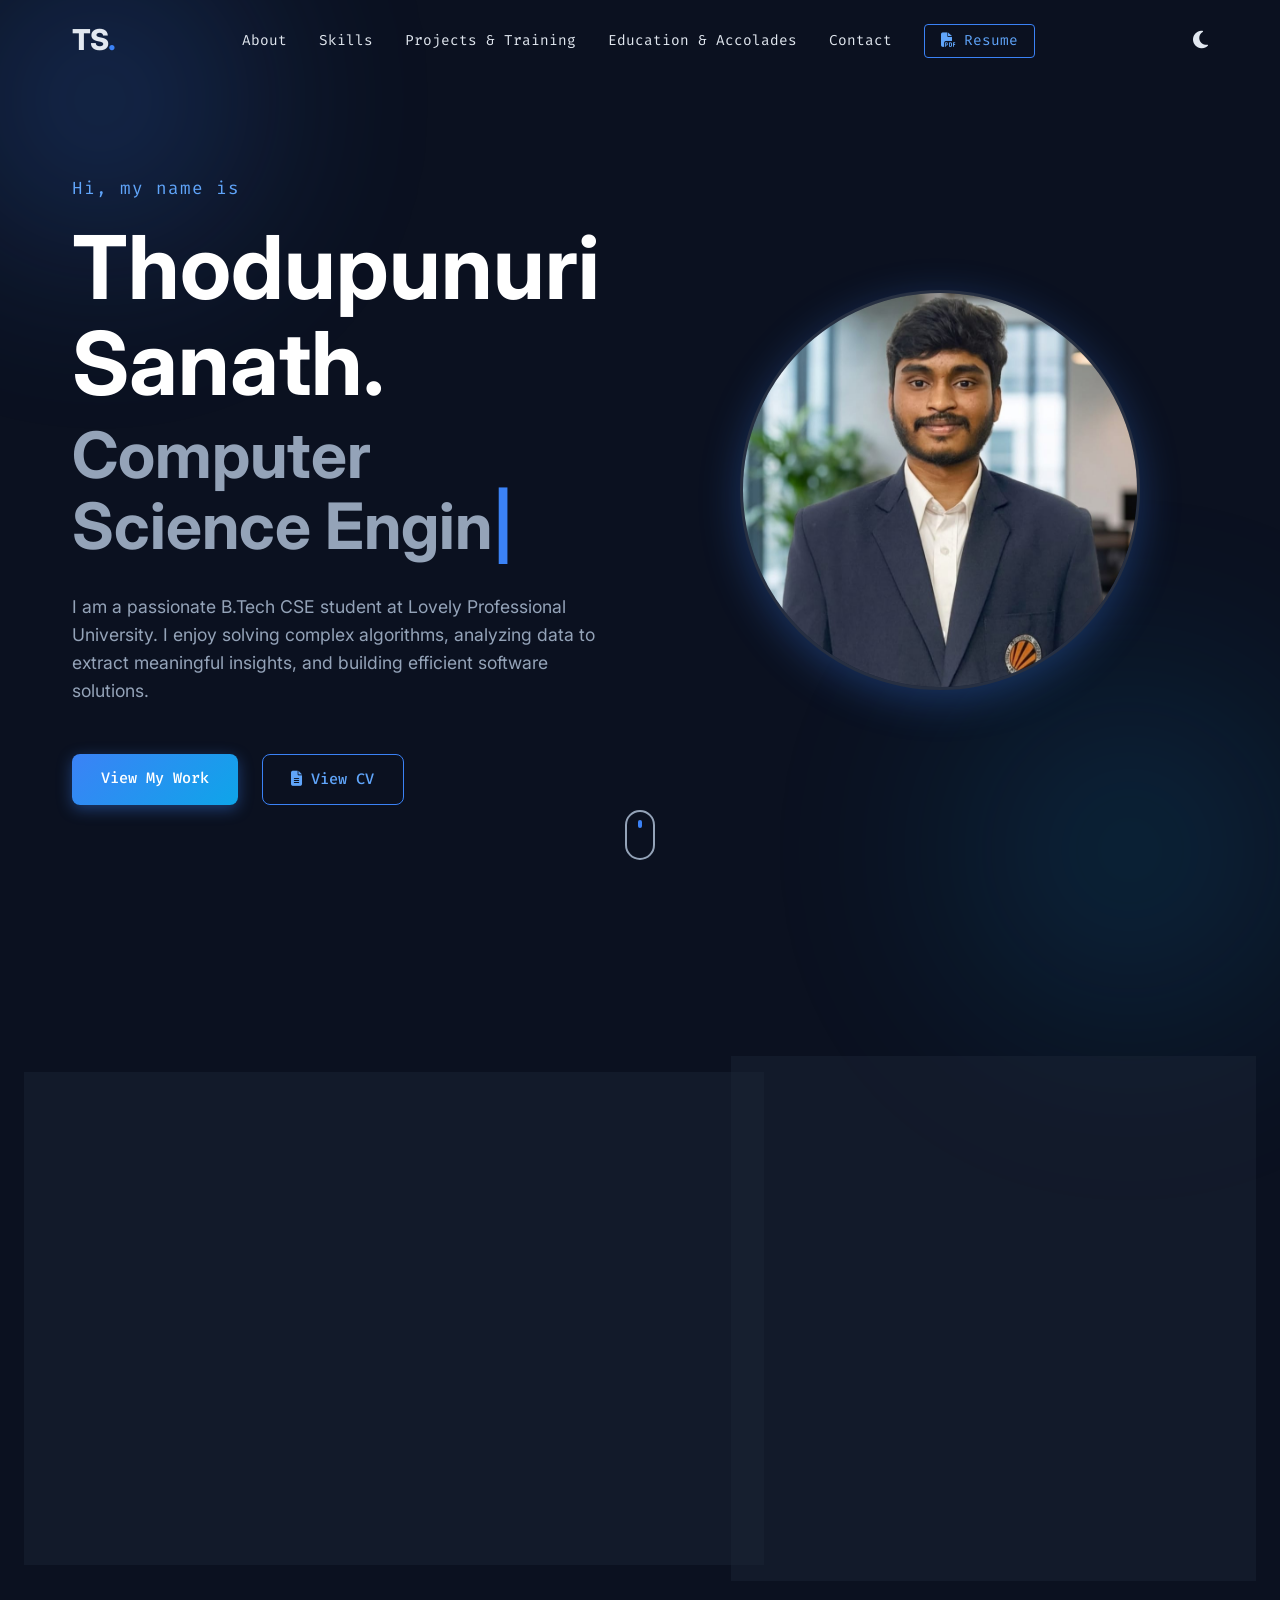
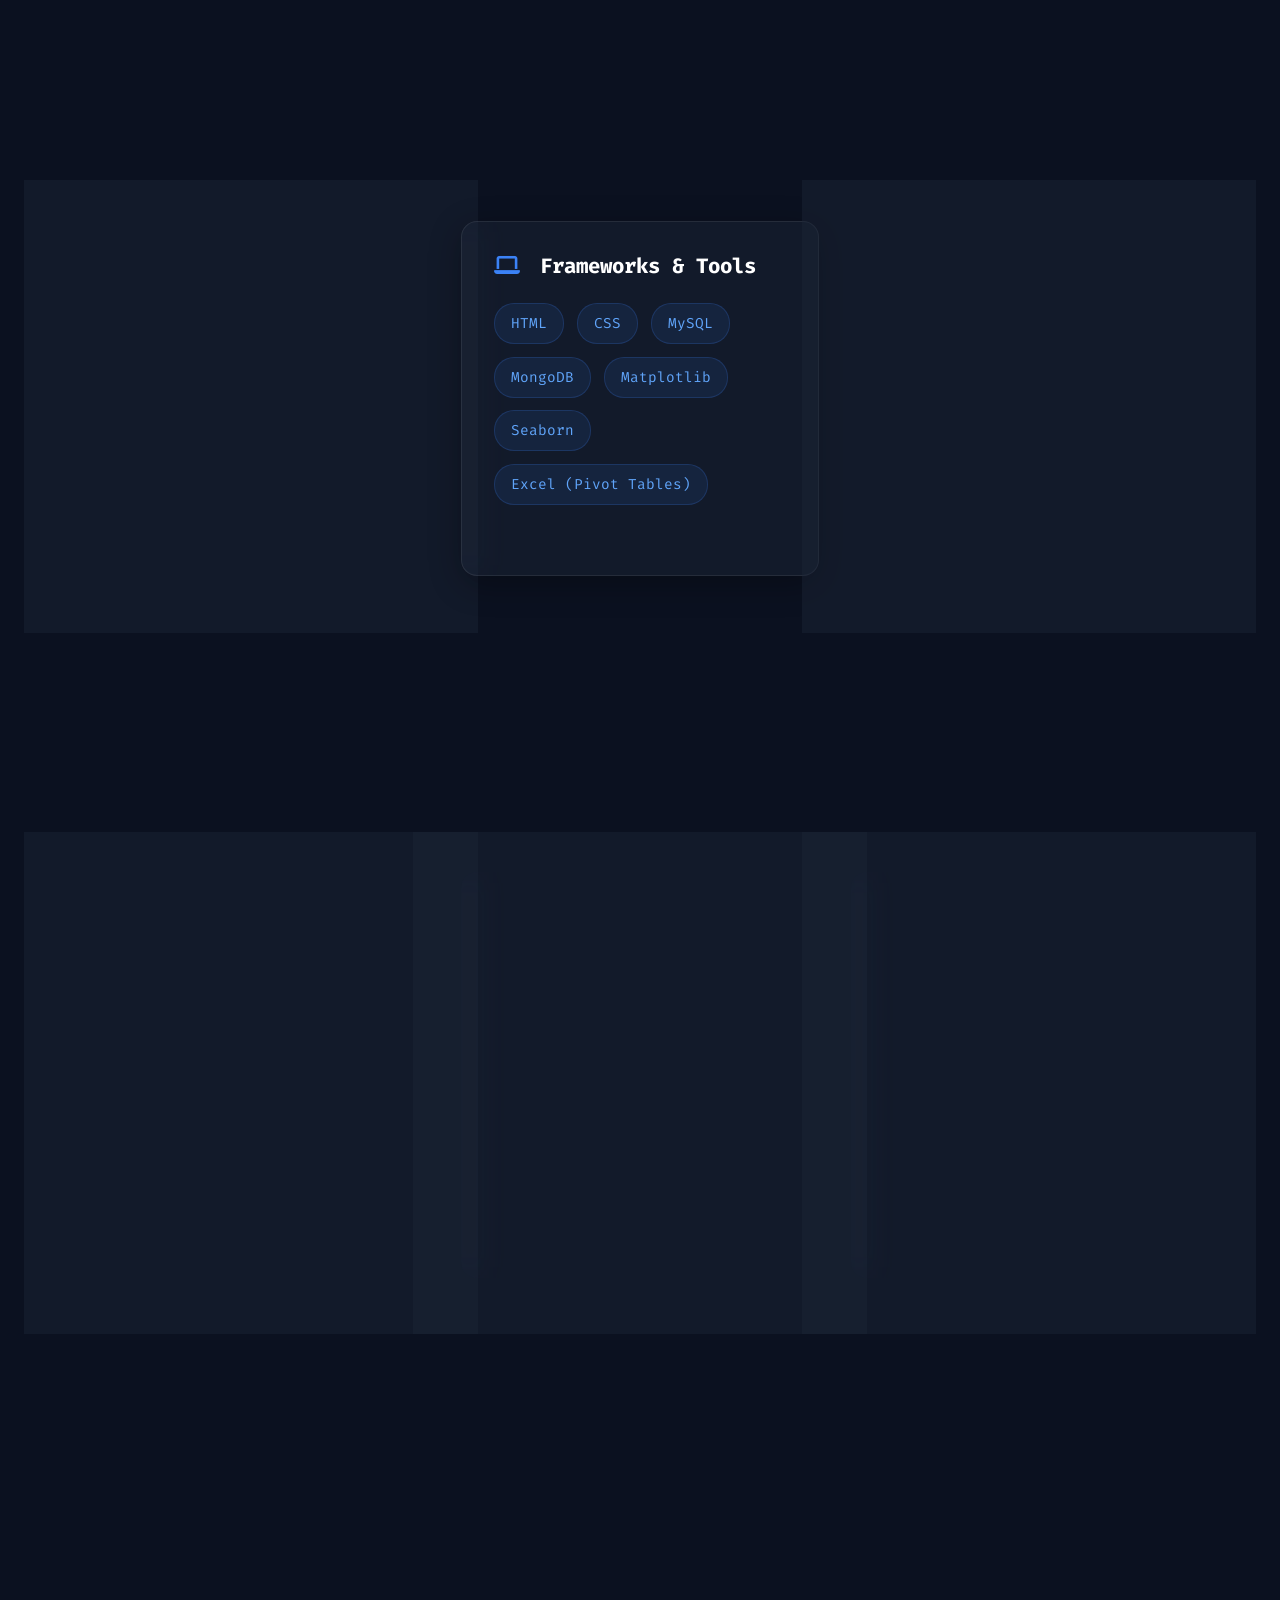
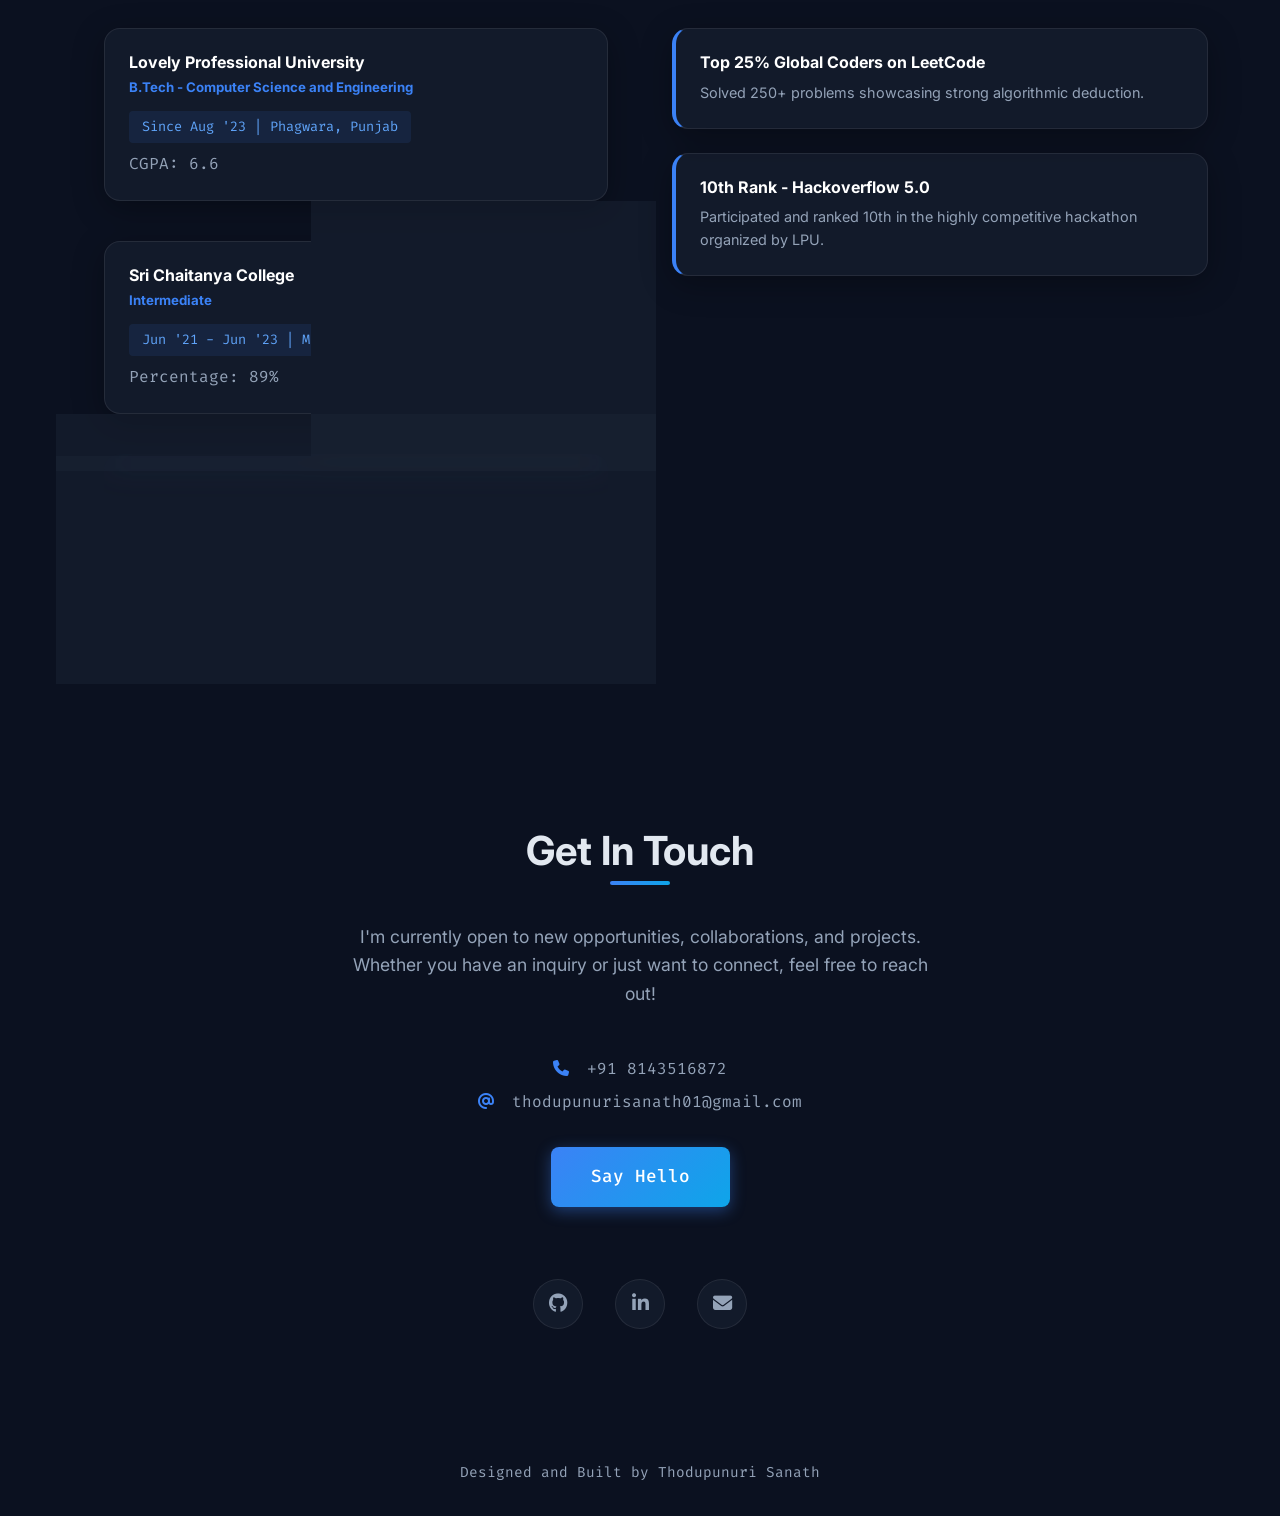
<file: index.html>
<!DOCTYPE html>
<html lang="en" class="scroll-smooth">

<head>
    <meta charset="UTF-8">
    <meta name="viewport" content="width=device-width, initial-scale=1.0">
    <meta name="description" content="Portfolio of Thodupunuri Sanath - Computer Science Engineering Student.">
    <title>Thodupunuri Sanath | Portfolio</title>
    <!-- Modern Typography: Inter -->
    <link rel="preconnect" href="https://fonts.googleapis.com">
    <link rel="preconnect" href="https://fonts.gstatic.com" crossorigin>
    <link
        href="https://fonts.googleapis.com/css2?family=Inter:wght@300;400;500;600;700;800&family=Fira+Code:wght@400;500&display=swap"
        rel="stylesheet">
    <!-- FontAwesome for Icons -->
    <link rel="stylesheet" href="https://cdnjs.cloudflare.com/ajax/libs/font-awesome/6.4.0/css/all.min.css">
    <link rel="stylesheet" href="style.css">
</head>

<body>
    <!-- Gradient Background Elements -->
    <div class="bg-gradient-orb orb-1"></div>
    <div class="bg-gradient-orb orb-2"></div>

    <!-- Navigation -->
    <nav id="navbar">
        <div class="container nav-container">
            <a href="#hero" class="logo">TS<span class="highlight">.</span></a>
            <ul class="nav-links">
                <li><a href="#about">About</a></li>
                <li><a href="#skills">Skills</a></li>
                <li><a href="#projects">Projects & Training</a></li>
                <li><a href="#education">Education & Accolades</a></li>
                <li><a href="#contact">Contact</a></li>
                <li><a href="resume.html" target="_blank" class="nav-cv-btn"><i class="fas fa-file-pdf"></i>
                        Resume</a></li>
            </ul>
            <div class="nav-actions" style="display: flex; align-items: center;">
                <div id="theme-toggle" class="theme-toggle" aria-label="Toggle Dark/Light Mode">
                    <i class="fas fa-moon"></i>
                </div>
                <div class="hamburger">
                    <i class="fas fa-bars"></i>
                </div>
            </div>
        </div>
    </nav>

    <!-- Hero Section -->
    <section id="hero" class="hero fade-in-section">
        <div class="container hero-content-wrapper">
            <div class="hero-text-content">
                <p class="greeting">Hi, my name is</p>
                <h1 class="name">Thodupunuri Sanath.</h1>
                <h2 class="title" id="typewriter">Computer Science Engineering Student</h2>
                <p class="hero-description">
                    I am a passionate B.Tech CSE student at Lovely Professional University. I enjoy solving complex
                    algorithms, analyzing data to extract meaningful insights, and building efficient software solutions.
                </p>
                <div class="hero-cta">
                    <a href="#projects" class="btn btn-primary">View My Work</a>
                    <a href="resume.html" target="_blank" class="btn btn-outline">
                        <i class="fas fa-file-alt"></i> View CV
                    </a>
                </div>
            </div>
            <div class="hero-image-wrapper">
                <img src="profile.jpg" alt="Profile Photo" class="hero-profile-img">
            </div>
        </div>
        <div class="scroll-indicator">
            <a href="#about">
                <div class="mouse">
                    <div class="wheel"></div>
                </div>
            </a>
        </div>
    </section>

    <!-- About Section -->
    <section id="about" class="about section fade-in-section">
        <div class="container">
            <h2 class="section-title">About Me</h2>
            <div class="about-grid">
                <div class="about-text glass-card">
                    <p>
                        Hello! I am a Computer Science Engineering student focused on building robust logic, solving
                        algorithmic problems, and discovering patterns in data. I have consistently ranked in the top
                        percentiles of coding platforms like LeetCode and love tackling practical computational
                        challenges.
                    </p>
                    <p>
                        My technical journey incorporates building scalable applications mapped across object-oriented
                        programming, data structures, and real-world data analytics. I am adaptable, a strong team
                        player, and excel at managing time efficiently across academics and practical projects.
                    </p>
                    <p>
                        Whether I am visualizing a dataset through Pandas and Excel or writing optimized code in C++, my
                        ultimate goal is to harness technology for efficient problem solving.
                    </p>
                </div>
                <div class="about-image-wrapper">
                    <div class="about-image glass-card"
                        style="padding: 2rem; display: flex; flex-direction: column; text-align: center; justify-content: center; gap: 1rem;">
                        <i class="fa-solid fa-laptop-code" style="font-size: 5rem; color: var(--primary);"></i>
                        <h3 style="font-family: var(--font-mono); font-size: 1.2rem; color: #fff;">Problem Solver</h3>
                        <p style="color: var(--text-muted); font-size: 0.9rem;">250+ LeetCode Problems<br>Top 25% Global
                            Coders</p>
                    </div>
                </div>
            </div>
        </div>
    </section>

    <!-- Skills Section -->
    <section id="skills" class="skills section fade-in-section">
        <div class="container">
            <h2 class="section-title">Technical Skills</h2>
            <div class="skills-grid">
                <!-- Languages -->
                <div class="skill-category glass-card">
                    <h3><i class="fas fa-code highlight-icon"></i> Languages</h3>
                    <div class="skill-tags">
                        <span class="tag">C++</span>
                        <span class="tag">Python</span>
                        <span class="tag">C</span>
                        <span class="tag">Java</span>
                    </div>
                    <ul class="skill-list" style="margin-top: 1.5rem;">
                        <li>
                            <span class="skill-name">C++ (STL, OOPS)</span>
                            <div class="skill-bar">
                                <div class="skill-progress" style="width: 90%;"></div>
                            </div>
                        </li>
                        <li>
                            <span class="skill-name">Python (Pandas, NumPy)</span>
                            <div class="skill-bar">
                                <div class="skill-progress" style="width: 85%;"></div>
                            </div>
                        </li>
                    </ul>
                </div>

                <!-- Web & Tools -->
                <div class="skill-category glass-card">
                    <h3><i class="fas fa-laptop highlight-icon"></i> Frameworks & Tools</h3>
                    <div class="skill-tags">
                        <span class="tag">HTML</span>
                        <span class="tag">CSS</span>
                        <span class="tag">MySQL</span>
                        <span class="tag">MongoDB</span>
                        <span class="tag">Matplotlib</span>
                        <span class="tag">Seaborn</span>
                        <span class="tag">Excel (Pivot Tables)</span>
                    </div>
                </div>

                <!-- Soft Skills -->
                <div class="skill-category glass-card">
                    <h3><i class="fas fa-users highlight-icon"></i> Soft Skills</h3>
                    <div class="skill-tags">
                        <span class="tag">Problem-Solving</span>
                        <span class="tag">Team Player</span>
                        <span class="tag">Time Management</span>
                        <span class="tag">Adaptability</span>
                    </div>
                </div>
            </div>
        </div>
    </section>

    <!-- Projects Section -->
    <section id="projects" class="projects section fade-in-section">
        <div class="container">
            <h2 class="section-title">Projects & Training</h2>
            <div class="projects-grid">

                <!-- Project 1 -->
                <div class="project-card glass-card">
                    <div class="project-content">
                        <div class="project-header">
                            <i class="far fa-chart-bar project-folder"></i>
                            <div class="project-links">
                                <a href="https://www.linkedin.com/posts/thodupunuri-sanath_datavisualization-commodityanalysis-datascience-activity-7318322315325227008-XM_D?utm_source=share&utm_medium=member_desktop&rcm=ACoAAEUcsIEB22AzoGZ6Ao_ZqMDMQ-JoBlMZMWk" aria-label="Link"><i class="fas fa-external-link-alt"></i></a>
                            </div>
                        </div>
                        <h3 class="project-title">Excel Dashboard Platform</h3>
                        <p class="project-description">
                            Built an interactive Excel dashboard to analyze commodity stock distribution across states,
                            districts, and categories. Visualized data dynamically using Slicers, Pivot Tables, and
                            Pivot Charts to enhance data-driven decision making.
                        </p>
                        <ul class="project-tech-list">
                            <li>Data Analysis</li>
                            <li>Excel</li>
                            <li>Pivot Charts</li>
                        </ul>
                    </div>
                </div>

                <!-- Project 2 -->
                <div class="project-card glass-card">
                    <div class="project-content">
                        <div class="project-header">
                            <i class="fas fa-motorcycle project-folder"></i>
                            <div class="project-links">
                                <a href="https://github.com/t-sanath/motorcycle-theft-python-project" aria-label="Link"><i class="fas fa-external-link-alt"></i></a>
                            </div>
                        </div>
                        <h3 class="project-title">Motorcycle Theft Analytics</h3>
                        <p class="project-description">
                            Conducted detailed analysis of motorcycle theft data to clean datasets and extract
                            meaningful insights. Revealed key patterns like peak theft hours, high-risk locations, and
                            anomaly spikes for targeted prevention actions.
                        </p>
                        <ul class="project-tech-list">
                            <li>Python</li>
                            <li>Pandas</li>
                            <li>Matplotlib</li>
                            <li>Seaborn</li>
                        </ul>
                    </div>
                </div>

                <!-- Project 3 / Training -->
                <div class="project-card glass-card">
                    <div class="project-content">
                        <div class="project-header">
                            <i class="fas fa-cogs project-folder"></i>
                            <div class="project-links">
                                <span
                                    style="font-family: var(--font-mono); font-size: 0.8rem; color: var(--primary);">CSE
                                    PATHASHALA</span>
                            </div>
                        </div>
                        <h3 class="project-title">C++ OOPS & DSA Training</h3>
                        <p class="project-description">
                            Developed optimized solutions for computational challenges in C++. Implemented linked lists,
                            trees, and graphs, focusing on algorithmic design and execution speed.
                        </p>
                        <ul class="project-tech-list">
                            <li>C++</li>
                            <li>STL</li>
                            <li>Algorithm Design</li>
                        </ul>
                    </div>
                </div>

            </div>
        </div>
    </section>

    <!-- Education Section -->
    <section id="education" class="education section fade-in-section">
        <div class="container">
            <h2 class="section-title">Education & Accolades</h2>
            <div class="education-grid">

                <div class="edu-column">
                    <h3 style="margin-bottom: 2rem; color: #fff; font-family: var(--font-mono);"><i
                            class="fas fa-graduation-cap highlight-icon"></i> Education</h3>
                    <div class="timeline">
                        <div class="timeline-item">
                            <div class="timeline-dot"></div>
                            <div class="timeline-content glass-card" style="padding: 1.5rem;">
                                <h4>Lovely Professional University</h4>
                                <h5 class="highlight">B.Tech - Computer Science and Engineering</h5>
                                <p class="timeline-date">Since Aug '23 | Phagwara, Punjab</p>
                                <p style="color: var(--text-muted); margin-top: 0.5rem; font-family: var(--font-mono);">
                                    CGPA: 6.6</p>
                            </div>
                        </div>
                        <div class="timeline-item">
                            <div class="timeline-dot"></div>
                            <div class="timeline-content glass-card" style="padding: 1.5rem;">
                                <h4>Sri Chaitanya College</h4>
                                <h5 class="highlight">Intermediate</h5>
                                <p class="timeline-date">Jun '21 - Jun '23 | Miyapur Hyderabad</p>
                                <p style="color: var(--text-muted); margin-top: 0.5rem; font-family: var(--font-mono);">
                                    Percentage: 89%</p>
                            </div>
                        </div>
                        <div class="timeline-item">
                            <div class="timeline-dot"></div>
                            <div class="timeline-content glass-card" style="padding: 1.5rem;">
                                <h4>Sri Sai Public School</h4>
                                <h5 class="highlight">Matriculation</h5>
                                <p class="timeline-date">Apr '21 | Patancheru, Hyderabad</p>
                                <p style="color: var(--text-muted); margin-top: 0.5rem; font-family: var(--font-mono);">
                                    Percentage: 70%</p>
                            </div>
                        </div>
                    </div>
                </div>

                <div class="edu-column">
                    <h3 style="margin-bottom: 2rem; color: #fff; font-family: var(--font-mono);"><i
                            class="fas fa-trophy highlight-icon"></i> Achievements & Certifications</h3>
                    <div class="achievements-list">
                        <div class="achievement-card glass-card" style="padding: 1.5rem; margin-bottom: 1.5rem;">
                            <h4 style="color: #fff; margin-bottom: 0.5rem;">Top 25% Global Coders on LeetCode</h4>
                            <p style="color: var(--text-muted); font-size: 0.9rem;">Solved 250+ problems showcasing
                                strong algorithmic deduction.</p>
                        </div>
                        <div class="achievement-card glass-card" style="padding: 1.5rem; margin-bottom: 1.5rem;">
                            <h4 style="color: #fff; margin-bottom: 0.5rem;">10th Rank - Hackoverflow 5.0</h4>
                            <p style="color: var(--text-muted); font-size: 0.9rem;">Participated and ranked 10th in the
                                highly competitive hackathon organized by LPU.</p>
                        </div>

                        <h4 style="margin: 2rem 0 1rem 0; color: var(--primary); font-family: var(--font-mono);">
                            Certifications</h4>
                        <ul
                            style="color: var(--text-muted); font-size: 0.95rem; list-style-type: none; padding-left: 0;">
                            <li style="margin-bottom: 1rem;">
                                <a href="https://drive.google.com/file/d/1HVHIggVheyub9jrOo0hluUNwmhvVhGTf/view?usp=sharing" target="_blank" style="color: inherit; text-decoration: none;" onmouseover="this.style.color='var(--primary)'" onmouseout="this.style.color='inherit'">
                                    <i class="fas fa-certificate" style="margin-right: 10px; color: var(--secondary);"></i> Mastering in C Language (CSE PATHASHALA)
                                </a>
                            </li>
                            <li>
                                <a href="https://drive.google.com/file/d/1kjLvL3tCIL8FxqFXmC9Vaisq6qxbFPPF/view?usp=sharing" target="_blank" style="color: inherit; text-decoration: none;" onmouseover="this.style.color='var(--primary)'" onmouseout="this.style.color='inherit'">
                                    <i class="fas fa-certificate" style="margin-right: 10px; color: var(--secondary);"></i> Digital Systems: From Logic Gates to Processors (Coursera)
                                </a>
                            </li>
                        </ul>
                    </div>
                </div>

            </div>
        </div>
    </section>

    <!-- Contact Section -->
    <section id="contact" class="contact section fade-in-section">
        <div class="container text-center">
            <h2 class="section-title center-title">Get In Touch</h2>
            <p class="contact-text">
                I'm currently open to new opportunities, collaborations, and projects.
                Whether you have an inquiry or just want to connect, feel free to reach out!
            </p>
            <div
                style="margin-bottom: 2rem; display: flex; flex-direction: column; gap: 0.5rem; color: var(--text-muted); font-family: var(--font-mono);">
                <p><i class="fas fa-phone highlight-icon"></i> +91 8143516872</p>
                <p><i class="fas fa-at highlight-icon"></i> thodupunurisanath01@gmail.com</p>
            </div>
            <a href="mailto:thodupunurisanath01@gmail.com" class="btn btn-primary contact-btn">Say Hello</a>

            <div class="social-links">
                <a href="https://github.com/t-sanath" target="_blank" aria-label="GitHub" class="social-icon"><i
                        class="fab fa-github"></i></a>
                <a href="https://www.linkedin.com/in/thodupunuri-sanath/" target="_blank" aria-label="LinkedIn"
                    class="social-icon"><i class="fab fa-linkedin-in"></i></a>
                <a href="mailto:thodupunurisanath01@gmail.com" aria-label="Email" class="social-icon"><i
                        class="fas fa-envelope"></i></a>
            </div>
        </div>
    </section>

    <!-- Footer -->
    <footer>
        <div class="container">
            <p>Designed and Built by Thodupunuri Sanath</p>
        </div>
    </footer>

    <script src="script.js"></script>
</body>

</html>
</file>
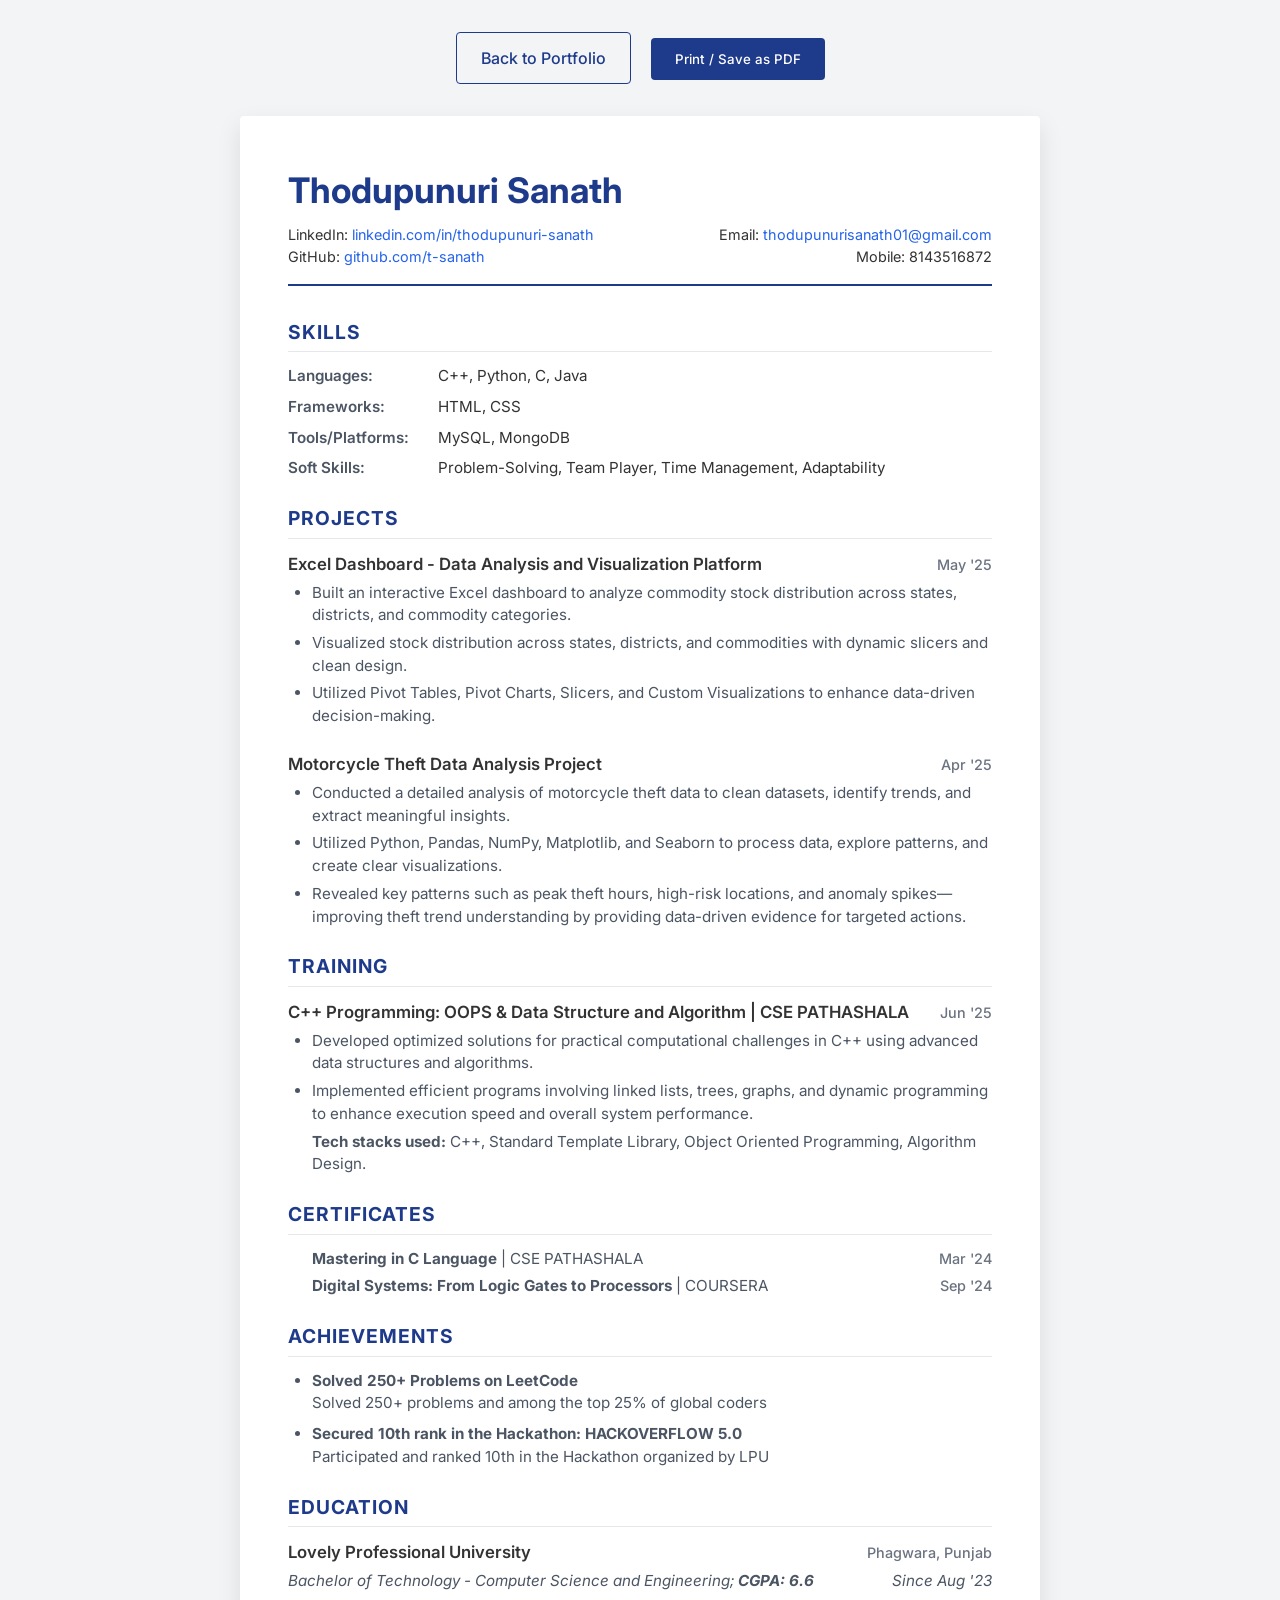
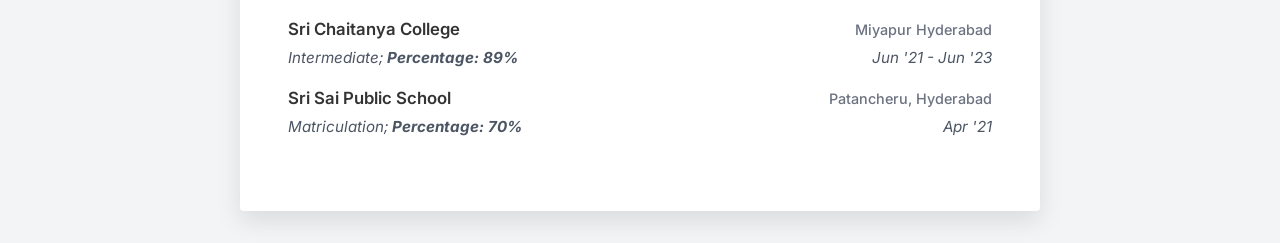
<file: resume.html>
<!DOCTYPE html>
<html lang="en">

<head>
    <meta charset="UTF-8">
    <meta name="viewport" content="width=device-width, initial-scale=1.0">
    <title>Thodupunuri Sanath | Resume</title>
    <!-- Modern Typography: Inter -->
    <link href="https://fonts.googleapis.com/css2?family=Inter:wght@300;400;500;600;700&display=swap" rel="stylesheet">
    <style>
        /* A4 Print friendly styles */
        :root {
            --cv-bg: #ffffff;
            --cv-text: #333333;
            --cv-heading: #1e3a8a;
            /* Dark Blue */
            --cv-divider: #e5e7eb;
        }

        * {
            margin: 0;
            padding: 0;
            box-sizing: border-box;
        }

        body {
            font-family: 'Inter', sans-serif;
            background-color: #f3f4f6;
            /* light gray outer bg */
            color: var(--cv-text);
            line-height: 1.5;
            padding: 2rem;
        }

        .cv-container {
            max-width: 800px;
            margin: 0 auto;
            background: var(--cv-bg);
            padding: 3rem;
            box-shadow: 0 10px 25px rgba(0, 0, 0, 0.1);
            border-radius: 4px;
        }

        header {
            margin-bottom: 2rem;
            border-bottom: 2px solid var(--cv-heading);
            padding-bottom: 1rem;
        }

        h1 {
            color: var(--cv-heading);
            font-size: 2.2rem;
            margin-bottom: 0.5rem;
        }

        .contact-info {
            display: flex;
            flex-wrap: wrap;
            gap: 1rem;
            font-size: 0.9rem;
            justify-content: space-between;
        }

        .contact-info a {
            color: #2563eb;
            text-decoration: none;
        }

        .section-title {
            color: var(--cv-heading);
            font-size: 1.2rem;
            text-transform: uppercase;
            letter-spacing: 1px;
            margin-bottom: 0.8rem;
            margin-top: 1.5rem;
            border-bottom: 1px solid var(--cv-divider);
            padding-bottom: 0.3rem;
        }

        ul {
            list-style-type: none;
        }

        /* Skills */
        .skills-grid {
            display: grid;
            grid-template-columns: 150px 1fr;
            margin-bottom: 0.5rem;
            font-size: 0.95rem;
        }

        .skill-label {
            font-weight: 600;
            color: #4b5563;
        }

        /* Experience & Projects */
        .item-header {
            display: flex;
            justify-content: space-between;
            align-items: baseline;
            margin-bottom: 0.3rem;
        }

        .item-title {
            font-weight: 600;
            font-size: 1.05rem;
        }

        .item-date {
            font-size: 0.9rem;
            color: #6b7280;
            font-weight: 500;
        }

        .item-subtitle {
            color: #4b5563;
            font-style: italic;
            font-size: 0.95rem;
            margin-bottom: 0.5rem;
        }

        .bullets {
            list-style-type: disc;
            padding-left: 1.5rem;
            font-size: 0.95rem;
            color: #4b5563;
        }

        .bullets li {
            margin-bottom: 0.3rem;
        }

        .mb-4 {
            margin-bottom: 1.5rem;
        }

        /* Action Buttons for web view */
        .page-actions {
            text-align: center;
            margin-bottom: 2rem;
        }

        .btn {
            display: inline-block;
            padding: 0.8rem 1.5rem;
            background: var(--cv-heading);
            color: #fff;
            text-decoration: none;
            border-radius: 4px;
            font-weight: 500;
            margin: 0 0.5rem;
            cursor: pointer;
            border: none;
            font-family: inherit;
        }

        .btn:hover {
            background: #152c6b;
        }

        .btn-outline {
            background: transparent;
            color: var(--cv-heading);
            border: 1px solid var(--cv-heading);
        }

        .btn-outline:hover {
            background: #f3f4f6;
        }

        @media print {
            body {
                background: #fff;
                padding: 0;
            }

            .cv-container {
                box-shadow: none;
                padding: 0;
                max-width: 100%;
                border-radius: 0;
            }

            .page-actions {
                display: none;
            }
        }
    </style>
</head>

<body>

    <div class="page-actions">
        <a href="index.html" class="btn btn-outline">Back to Portfolio</a>
        <button onclick="window.print()" class="btn">Print / Save as PDF</button>
    </div>

    <div class="cv-container">
        <header>
            <h1>Thodupunuri Sanath</h1>
            <div class="contact-info">
                <div>
                    <span>LinkedIn: </span><a
                        href="https://www.linkedin.com/in/thodupunuri-sanath/">linkedin.com/in/thodupunuri-sanath</a><br>
                    <span>GitHub: </span><a href="https://github.com/t-sanath">github.com/t-sanath</a>
                </div>
                <div style="text-align: right;">
                    <span>Email: </span><a
                        href="mailto:thodupunurisanath01@gmail.com">thodupunurisanath01@gmail.com</a><br>
                    <span>Mobile: </span>8143516872
                </div>
            </div>
        </header>

        <section>
            <h2 class="section-title">Skills</h2>
            <div class="skills-grid">
                <div class="skill-label">Languages:</div>
                <div>C++, Python, C, Java</div>
            </div>
            <div class="skills-grid">
                <div class="skill-label">Frameworks:</div>
                <div>HTML, CSS</div>
            </div>
            <div class="skills-grid">
                <div class="skill-label">Tools/Platforms:</div>
                <div>MySQL, MongoDB</div>
            </div>
            <div class="skills-grid">
                <div class="skill-label">Soft Skills:</div>
                <div>Problem-Solving, Team Player, Time Management, Adaptability</div>
            </div>
        </section>

        <section>
            <h2 class="section-title">Projects</h2>

            <div class="mb-4">
                <div class="item-header">
                    <div class="item-title">Excel Dashboard - Data Analysis and Visualization Platform</div>
                    <div class="item-date">May '25</div>
                </div>
                <ul class="bullets">
                    <li>Built an interactive Excel dashboard to analyze commodity stock distribution across states,
                        districts, and commodity categories.</li>
                    <li>Visualized stock distribution across states, districts, and commodities with dynamic slicers and
                        clean design.</li>
                    <li>Utilized Pivot Tables, Pivot Charts, Slicers, and Custom Visualizations to enhance data-driven
                        decision-making.</li>
                </ul>
            </div>

            <div class="mb-4">
                <div class="item-header">
                    <div class="item-title">Motorcycle Theft Data Analysis Project</div>
                    <div class="item-date">Apr '25</div>
                </div>
                <ul class="bullets">
                    <li>Conducted a detailed analysis of motorcycle theft data to clean datasets, identify trends, and
                        extract meaningful insights.</li>
                    <li>Utilized Python, Pandas, NumPy, Matplotlib, and Seaborn to process data, explore patterns, and
                        create clear visualizations.</li>
                    <li>Revealed key patterns such as peak theft hours, high-risk locations, and anomaly
                        spikes—improving theft trend understanding by providing data-driven evidence for targeted
                        actions.</li>
                </ul>
            </div>
        </section>

        <section>
            <h2 class="section-title">Training</h2>
            <div class="mb-4">
                <div class="item-header">
                    <div class="item-title">C++ Programming: OOPS & Data Structure and Algorithm | CSE PATHASHALA</div>
                    <div class="item-date">Jun '25</div>
                </div>
                <ul class="bullets">
                    <li>Developed optimized solutions for practical computational challenges in C++ using advanced data
                        structures and algorithms.</li>
                    <li>Implemented efficient programs involving linked lists, trees, graphs, and dynamic programming to
                        enhance execution speed and overall system performance.</li>
                    <li style="list-style: none; margin-top: 5px;"><strong>Tech stacks used:</strong> C++, Standard
                        Template Library, Object Oriented Programming, Algorithm Design.</li>
                </ul>
            </div>
        </section>

        <section>
            <h2 class="section-title">Certificates</h2>
            <ul class="bullets">
                <li style="display: flex; justify-content: space-between; margin-bottom: 5px;">
                    <span><strong>Mastering in C Language</strong> | CSE PATHASHALA</span>
                    <span class="item-date">Mar '24</span>
                </li>
                <li style="display: flex; justify-content: space-between;">
                    <span><strong>Digital Systems: From Logic Gates to Processors</strong> | COURSERA</span>
                    <span class="item-date">Sep '24</span>
                </li>
            </ul>
        </section>

        <section>
            <h2 class="section-title">Achievements</h2>
            <ul class="bullets">
                <li style="margin-bottom: 8px;">
                    <strong>Solved 250+ Problems on LeetCode</strong><br>
                    Solved 250+ problems and among the top 25% of global coders
                </li>
                <li>
                    <strong>Secured 10th rank in the Hackathon: HACKOVERFLOW 5.0</strong><br>
                    Participated and ranked 10th in the Hackathon organized by LPU
                </li>
            </ul>
        </section>

        <section>
            <h2 class="section-title">Education</h2>
            <div class="mb-4">
                <div class="item-header">
                    <div class="item-title">Lovely Professional University</div>
                    <div class="item-date">Phagwara, Punjab</div>
                </div>
                <div class="item-subtitle" style="display: flex; justify-content: space-between;">
                    <span>Bachelor of Technology - Computer Science and Engineering; <strong>CGPA: 6.6</strong></span>
                    <span>Since Aug '23</span>
                </div>
            </div>

            <div class="mb-4" style="margin-bottom: 1rem;">
                <div class="item-header">
                    <div class="item-title">Sri Chaitanya College</div>
                    <div class="item-date">Miyapur Hyderabad</div>
                </div>
                <div class="item-subtitle" style="display: flex; justify-content: space-between;">
                    <span>Intermediate; <strong>Percentage: 89%</strong></span>
                    <span>Jun '21 - Jun '23</span>
                </div>
            </div>

            <div class="mb-4">
                <div class="item-header">
                    <div class="item-title">Sri Sai Public School</div>
                    <div class="item-date">Patancheru, Hyderabad</div>
                </div>
                <div class="item-subtitle" style="display: flex; justify-content: space-between;">
                    <span>Matriculation; <strong>Percentage: 70%</strong></span>
                    <span>Apr '21</span>
                </div>
            </div>
        </section>
    </div>
</body>

</html>
</file>
<file: style.css>
/* ==========================================================================
   CSS Variables & Theming
   ========================================================================== */
:root {
    /* Color Palette */
    --bg-color: #0b1120;
    /* Deep dark blue */
    --bg-color-light: #151e32;
    --text-main: #e2e8f0;
    /* Soft white */
    --text-muted: #94a3b8;

    /* Highlights - Vibrant Blue */
    --primary: #3b82f6;
    --primary-light: #60a5fa;
    --primary-glow: rgba(59, 130, 246, 0.4);
    --secondary: #0ea5e9;

    /* Glassmorphism */
    --glass-bg: rgba(30, 41, 59, 0.4);
    --glass-border: rgba(255, 255, 255, 0.08);
    --glass-shadow: 0 8px 32px 0 rgba(0, 0, 0, 0.3);

    /* Typography */
    --font-sans: 'Inter', -apple-system, BlinkMacSystemFont, "Segoe UI", Roboto, Helvetica, Arial, sans-serif;
    --font-mono: 'Fira Code', Consolas, Monaco, monospace;

    /* Transitions */
    --transition-fast: 0.2s ease-in-out;
    --transition-normal: 0.3s cubic-bezier(0.4, 0, 0.2, 1);
    --transition-slow: 0.5s cubic-bezier(0.4, 0, 0.2, 1);
}

/* Light Mode Variables Override */
body.light-mode {
    --bg-color: #f8fafc;
    /* Light off-white */
    --bg-color-light: #ffffff;
    --text-main: #0f172a;
    /* Dark text */
    --text-muted: #475569;

    --primary: #2563eb;
    --primary-light: #3b82f6;
    --primary-glow: rgba(37, 99, 235, 0.2);
    --secondary: #0284c7;

    --glass-bg: rgba(255, 255, 255, 0.7);
    --glass-border: rgba(0, 0, 0, 0.08);
    --glass-shadow: 0 8px 32px 0 rgba(0, 0, 0, 0.1);
}

.theme-toggle {
    margin-left: 2rem;
    font-size: 1.25rem;
    cursor: pointer;
    color: var(--text-main);
    transition: var(--transition-fast);
}

.theme-toggle:hover {
    color: var(--primary);
    transform: rotate(-15deg);
}

body.light-mode h1,
body.light-mode h2,
body.light-mode h3,
body.light-mode h4,
body.light-mode .name,
body.light-mode .project-title,
body.light-mode .skill-category h3 {
    color: var(--text-main) !important;
}

/* ==========================================================================
   Reset & Base Styles
   ========================================================================== */
* {
    margin: 0;
    padding: 0;
    box-sizing: border-box;
}

html {
    scroll-behavior: smooth;
    font-size: 16px;
}

body {
    font-family: var(--font-sans);
    background-color: var(--bg-color);
    color: var(--text-main);
    line-height: 1.6;
    overflow-x: hidden;
    position: relative;
}

::selection {
    background-color: var(--primary-glow);
    color: var(--text-main);
}

a {
    color: var(--text-main);
    text-decoration: none;
    transition: var(--transition-normal);
}

ul {
    list-style: none;
}

.container {
    max-width: 1200px;
    margin: 0 auto;
    padding: 0 2rem;
}

.section {
    padding: 100px 0;
}

/* ==========================================================================
   Dynamic Background Effects (Gradients)
   ========================================================================== */
.bg-gradient-orb {
    position: fixed;
    border-radius: 50%;
    filter: blur(100px);
    z-index: -1;
    animation: float 20s infinite alternate;
    opacity: 0.4;
}

.orb-1 {
    width: 400px;
    height: 400px;
    background: radial-gradient(circle, var(--primary) 0%, transparent 70%);
    top: -100px;
    left: -100px;
}

.orb-2 {
    width: 500px;
    height: 500px;
    background: radial-gradient(circle, var(--secondary) 0%, transparent 70%);
    bottom: -200px;
    right: -100px;
    animation-delay: -5s;
    opacity: 0.2;
}

@keyframes float {
    0% {
        transform: translate(0, 0) scale(1);
    }

    50% {
        transform: translate(50px, 50px) scale(1.1);
    }

    100% {
        transform: translate(-50px, 100px) scale(0.9);
    }
}

/* ==========================================================================
   Typography & Utilities
   ========================================================================== */
h1,
h2,
h3,
h4 {
    font-weight: 700;
    line-height: 1.2;
    color: var(--text-main);
}

.highlight {
    color: var(--primary);
}

.highlight-icon {
    color: var(--primary);
    margin-right: 0.5rem;
}

.section-title {
    font-size: 2.5rem;
    margin-bottom: 3rem;
    position: relative;
    display: inline-block;
}

.section-title::after {
    content: '';
    position: absolute;
    bottom: -10px;
    left: 0;
    width: 60px;
    height: 4px;
    background: linear-gradient(90deg, var(--primary), var(--secondary));
    border-radius: 2px;
}

.center-title {
    display: flex;
    flex-direction: column;
    align-items: center;
}

.center-title::after {
    left: 50%;
    transform: translateX(-50%);
}

.text-center {
    text-align: center;
}

.glass-card {
    background: var(--glass-bg);
    backdrop-filter: blur(16px);
    -webkit-backdrop-filter: blur(16px);
    border: 1px solid var(--glass-border);
    border-radius: 16px;
    box-shadow: var(--glass-shadow);
    padding: 2rem;
    transition: var(--transition-normal);
}

.glass-card:hover {
    transform: translateY(-5px);
    border-color: rgba(59, 130, 246, 0.3);
    box-shadow: 0 10px 40px 0 rgba(0, 0, 0, 0.4);
}

.inline-code {
    font-family: var(--font-mono);
    background: var(--bg-color-light);
    color: var(--primary-light);
    padding: 0.2rem 0.4rem;
    border-radius: 4px;
    font-size: 0.9em;
}

/* ==========================================================================
   Buttons
   ========================================================================== */
.btn {
    display: inline-block;
    padding: 0.8rem 1.8rem;
    border-radius: 8px;
    font-weight: 500;
    font-family: var(--font-mono);
    font-size: 0.95rem;
    cursor: pointer;
    transition: var(--transition-normal);
    position: relative;
    overflow: hidden;
    z-index: 1;
}

.btn-primary {
    background: linear-gradient(135deg, var(--primary), var(--secondary));
    color: white;
    border: none;
    box-shadow: 0 4px 15px var(--primary-glow);
}

.btn-primary::before {
    content: '';
    position: absolute;
    top: 0;
    left: 0;
    width: 100%;
    height: 100%;
    background: linear-gradient(135deg, var(--secondary), var(--primary));
    z-index: -1;
    transition: opacity var(--transition-normal);
    opacity: 0;
}

.btn-primary:hover::before {
    opacity: 1;
}

.btn-primary:hover {
    transform: translateY(-2px);
    box-shadow: 0 6px 20px rgba(59, 130, 246, 0.6);
}

.btn-outline {
    background: transparent;
    color: var(--primary-light);
    border: 1px solid var(--primary);
}

.btn-outline:hover {
    background: rgba(59, 130, 246, 0.1);
    transform: translateY(-2px);
}

/* ==========================================================================
   Navigation
   ========================================================================== */
nav {
    position: fixed;
    top: 0;
    left: 0;
    width: 100%;
    height: 80px;
    z-index: 100;
    transition: var(--transition-normal);
}

nav.scrolled {
    background: rgba(11, 17, 32, 0.85);
    backdrop-filter: blur(10px);
    -webkit-backdrop-filter: blur(10px);
    box-shadow: 0 4px 30px rgba(0, 0, 0, 0.5);
    border-bottom: 1px solid var(--glass-border);
}

.nav-container {
    display: flex;
    justify-content: space-between;
    align-items: center;
    height: 100%;
}

.logo {
    font-size: 1.8rem;
    font-weight: 800;
    letter-spacing: -1px;
}

.nav-links {
    display: flex;
    gap: 2rem;
}

.nav-links a {
    font-family: var(--font-mono);
    font-size: 0.9rem;
    position: relative;
}

.nav-links a::after {
    content: '';
    position: absolute;
    bottom: -5px;
    left: 0;
    width: 0%;
    height: 2px;
    background: var(--primary);
    transition: var(--transition-normal);
}

.nav-links a:hover {
    color: var(--primary-light);
}

.nav-links a:hover::after {
    width: 100%;
}

.nav-cv-btn {
    border: 1px solid var(--primary);
    padding: 0.4rem 1rem;
    border-radius: 4px;
    color: var(--primary-light) !important;
    transition: var(--transition-normal);
}

.nav-cv-btn::after {
    display: none;
    /* remove underline effect for button */
}

.nav-cv-btn:hover {
    background: rgba(59, 130, 246, 0.1);
    transform: translateY(-2px);
}

.hamburger {
    display: none;
    font-size: 1.5rem;
    cursor: pointer;
    color: var(--primary);
}

/* ==========================================================================
   Hero Section
   ========================================================================== */
.hero {
    min-height: 100vh;
    display: flex;
    align-items: center;
    position: relative;
    padding-top: 80px;
    /* Offset for nav */
}

.hero-content-wrapper {
    display: flex;
    align-items: center;
    justify-content: space-between;
    gap: 4rem;
    width: 100%;
}

.hero-text-content {
    flex: 1;
}

.hero-image-wrapper {
    flex: 1;
    display: flex;
    justify-content: center;
    align-items: center;
    position: relative;
}

.hero-profile-img {
    width: 100%;
    max-width: 400px;
    border-radius: 50%;
    aspect-ratio: 1;
    object-fit: cover;
    box-shadow: 0 10px 40px rgba(59, 130, 246, 0.3);
    border: 3px solid var(--glass-border);
    transition: var(--transition-normal);
    position: relative;
    z-index: 2;
    background: var(--bg-color-light); /* in case image is transparent */
}

.hero-profile-img:hover {
    transform: translateY(-10px);
    box-shadow: 0 15px 50px rgba(59, 130, 246, 0.5), 0 0 20px var(--primary);
    border-color: var(--primary);
}

.greeting {
    font-family: var(--font-mono);
    color: var(--primary-light);
    font-size: 1.1rem;
    margin-bottom: 1rem;
    letter-spacing: 1px;
}

.name {
    font-size: clamp(3rem, 8vw, 5.5rem);
    margin-bottom: 0.5rem;
    color: #ffffff;
    line-height: 1.1;
}

.title {
    font-size: clamp(2rem, 5vw, 4rem);
    color: var(--text-muted);
    margin-bottom: 2rem;
    line-height: 1.1;
    min-height: 1.2em;
    /* Prevents layout shift during typing */
}

/* Typing Effect cursor */
.title::after {
    content: '|';
    color: var(--primary);
    animation: blink 1s step-end infinite;
}

@keyframes blink {
    50% {
        opacity: 0;
    }
}

.hero-description {
    max-width: 600px;
    font-size: 1.1rem;
    margin-bottom: 3rem;
    color: var(--text-muted);
}

.hero-cta {
    display: flex;
    gap: 1.5rem;
}

/* Scroll indicator */
.scroll-indicator {
    position: absolute;
    bottom: 40px;
    left: 50%;
    transform: translateX(-50%);
    animation: bounce 2s infinite;
}

.mouse {
    width: 30px;
    height: 50px;
    border: 2px solid var(--text-muted);
    border-radius: 15px;
    position: relative;
}

.wheel {
    width: 4px;
    height: 8px;
    background: var(--primary);
    border-radius: 2px;
    position: absolute;
    top: 8px;
    left: 50%;
    transform: translateX(-50%);
    animation: scroll 1.5s infinite;
}

@keyframes scroll {
    0% {
        top: 8px;
        opacity: 1;
    }

    100% {
        top: 25px;
        opacity: 0;
    }
}

@keyframes bounce {

    0%,
    20%,
    50%,
    80%,
    100% {
        transform: translateY(0) translateX(-50%);
    }

    40% {
        transform: translateY(-10px) translateX(-50%);
    }

    60% {
        transform: translateY(-5px) translateX(-50%);
    }
}

/* ==========================================================================
   About Section
   ========================================================================== */
.about-grid {
    display: grid;
    grid-template-columns: 3fr 2fr;
    gap: 4rem;
    align-items: center;
}

.about-text p {
    margin-bottom: 1.5rem;
    color: var(--text-muted);
}

.about-text p:last-child {
    margin-bottom: 0;
}

.about-image-wrapper {
    position: relative;
}

.about-image {
    aspect-ratio: 1;
    border-radius: 16px;
    display: flex;
    align-items: center;
    justify-content: center;
    position: relative;
    overflow: hidden;
}

.about-image::before {
    content: '';
    position: absolute;
    top: 0;
    left: 0;
    width: 100%;
    height: 100%;
    background: linear-gradient(135deg, rgba(59, 130, 246, 0.2), transparent);
}

.avatar-placeholder {
    font-size: 8rem;
    color: var(--primary);
    opacity: 0.8;
}

/* ==========================================================================
   Skills Section
   ========================================================================== */
.skills-grid {
    display: grid;
    grid-template-columns: repeat(auto-fit, minmax(300px, 1fr));
    gap: 2rem;
}

.skill-category h3 {
    font-size: 1.3rem;
    margin-bottom: 1.5rem;
    color: #fff;
    font-family: var(--font-mono);
}

.skill-list li {
    margin-bottom: 1.2rem;
}

.skill-name {
    display: block;
    margin-bottom: 0.5rem;
    font-weight: 500;
}

.skill-bar {
    width: 100%;
    height: 8px;
    background: rgba(255, 255, 255, 0.1);
    border-radius: 4px;
    overflow: hidden;
}

.skill-progress {
    height: 100%;
    background: linear-gradient(90deg, var(--primary), var(--secondary));
    border-radius: 4px;
    transform-origin: left;
    transition: transform 1.5s cubic-bezier(0.22, 1, 0.36, 1);
}

.skill-tags {
    display: flex;
    flex-wrap: wrap;
    gap: 0.8rem;
}

.tag {
    background: rgba(59, 130, 246, 0.1);
    color: var(--primary-light);
    padding: 0.5rem 1rem;
    border-radius: 20px;
    font-size: 0.9rem;
    font-family: var(--font-mono);
    border: 1px solid rgba(59, 130, 246, 0.2);
    transition: var(--transition-fast);
}

.tag:hover {
    background: rgba(59, 130, 246, 0.2);
    transform: translateY(-2px);
}

/* ==========================================================================
   Projects Section
   ========================================================================== */
.projects-grid {
    display: grid;
    grid-template-columns: repeat(auto-fill, minmax(320px, 1fr));
    gap: 2rem;
}

.project-card {
    height: 100%;
    display: flex;
    flex-direction: column;
}

.project-content {
    display: flex;
    flex-direction: column;
    height: 100%;
}

.project-header {
    display: flex;
    justify-content: space-between;
    align-items: center;
    margin-bottom: 1.5rem;
}

.project-folder {
    font-size: 2.5rem;
    color: var(--primary);
}

.project-links a {
    font-size: 1.2rem;
    color: var(--text-muted);
    margin-left: 1rem;
}

.project-links a:hover {
    color: var(--primary-light);
}

.project-title {
    font-size: 1.4rem;
    margin-bottom: 1rem;
    color: #e2e8f0;
    transition: var(--transition-fast);
}

.project-card:hover .project-title {
    color: var(--primary-light);
}

.project-description {
    color: var(--text-muted);
    margin-bottom: 2rem;
    flex-grow: 1;
    /* Pushes tech list to bottom */
}

.project-tech-list {
    display: flex;
    flex-wrap: wrap;
    gap: 1rem;
    font-family: var(--font-mono);
    font-size: 0.85rem;
    color: var(--text-muted);
    opacity: 0.8;
}

/* ==========================================================================
   Education & Accolades Section
   ========================================================================== */
.education-grid {
    display: grid;
    grid-template-columns: 1fr 1fr;
    gap: 4rem;
}

.timeline {
    position: relative;
    padding-left: 2rem;
}

.timeline::before {
    content: '';
    position: absolute;
    left: 0;
    top: 0;
    height: 100%;
    width: 2px;
    background: rgba(255, 255, 255, 0.1);
}

.timeline-item {
    position: relative;
    margin-bottom: 2.5rem;
}

.timeline-item:last-child {
    margin-bottom: 0;
}

.timeline-dot {
    position: absolute;
    left: -2rem;
    top: 0.5rem;
    transform: translateX(-50%);
    width: 14px;
    height: 14px;
    border-radius: 50%;
    background: var(--primary);
    border: 3px solid var(--bg-color);
    box-shadow: 0 0 10px var(--primary-glow);
}

.timeline-content h4 {
    margin-bottom: 0.3rem;
    color: #fff;
}

.timeline-date {
    display: inline-block;
    padding: 0.3rem 0.8rem;
    background: rgba(59, 130, 246, 0.1);
    color: var(--primary-light);
    border-radius: 4px;
    font-family: var(--font-mono);
    font-size: 0.85rem;
    margin-top: 0.8rem;
}

.achievement-card {
    position: relative;
    border-left: 4px solid var(--primary);
}

/* ==========================================================================
   Contact Section
   ========================================================================== */
.contact-text {
    max-width: 600px;
    margin: 0 auto 3rem auto;
    color: var(--text-muted);
    font-size: 1.1rem;
}

.contact-btn {
    padding: 1rem 2.5rem;
    font-size: 1.1rem;
}

.social-links {
    margin-top: 4rem;
    display: flex;
    justify-content: center;
    gap: 2rem;
}

.social-icon {
    display: flex;
    align-items: center;
    justify-content: center;
    width: 50px;
    height: 50px;
    border-radius: 50%;
    background: var(--glass-bg);
    border: 1px solid var(--glass-border);
    color: var(--text-muted);
    font-size: 1.2rem;
    transition: var(--transition-normal);
}

.social-icon:hover {
    color: var(--primary);
    border-color: var(--primary);
    transform: translateY(-5px);
    box-shadow: 0 5px 15px var(--primary-glow);
}

/* ==========================================================================
   Footer
   ========================================================================== */
footer {
    padding: 2rem 0;
    text-align: center;
    font-family: var(--font-mono);
    font-size: 0.9rem;
    color: var(--text-muted);
}

/* ==========================================================================
   Animations & Interactivity Classes
   ========================================================================== */
.fade-in-section {
    opacity: 0;
    transform: translateY(30px);
    visibility: hidden;
    transition: opacity 0.8s ease-out, transform 0.8s ease-out;
    will-change: opacity, visibility;
}

.fade-in-section.is-visible {
    opacity: 1;
    transform: none;
    visibility: visible;
}

/* ==========================================================================
   Responsive Design
   ========================================================================== */
@media (max-width: 768px) {
    .nav-links {
        display: none;
        /* In a real app, implement a mobile menu toggle here */
    }

    .hamburger {
        display: block;
    }

    .about-grid,
    .education-grid {
        grid-template-columns: 1fr;
    }

    .about-image-wrapper {
        order: -1;
        /* Move image above text on mobile */
        max-width: 300px;
        margin: 0 auto;
    }

    .name {
        font-size: 3rem;
    }

    .title {
        font-size: 1.8rem;
    }

    .hero-content-wrapper {
        flex-direction: column-reverse;
        text-align: center;
        gap: 2rem;
        padding-top: 2rem;
    }

    .hero-text-content {
        display: flex;
        flex-direction: column;
        align-items: center;
    }

    .hero-profile-img {
        max-width: 250px;
        margin: 0 auto;
    }

    .hero-cta {
        justify-content: center;
    }
}
</file>
